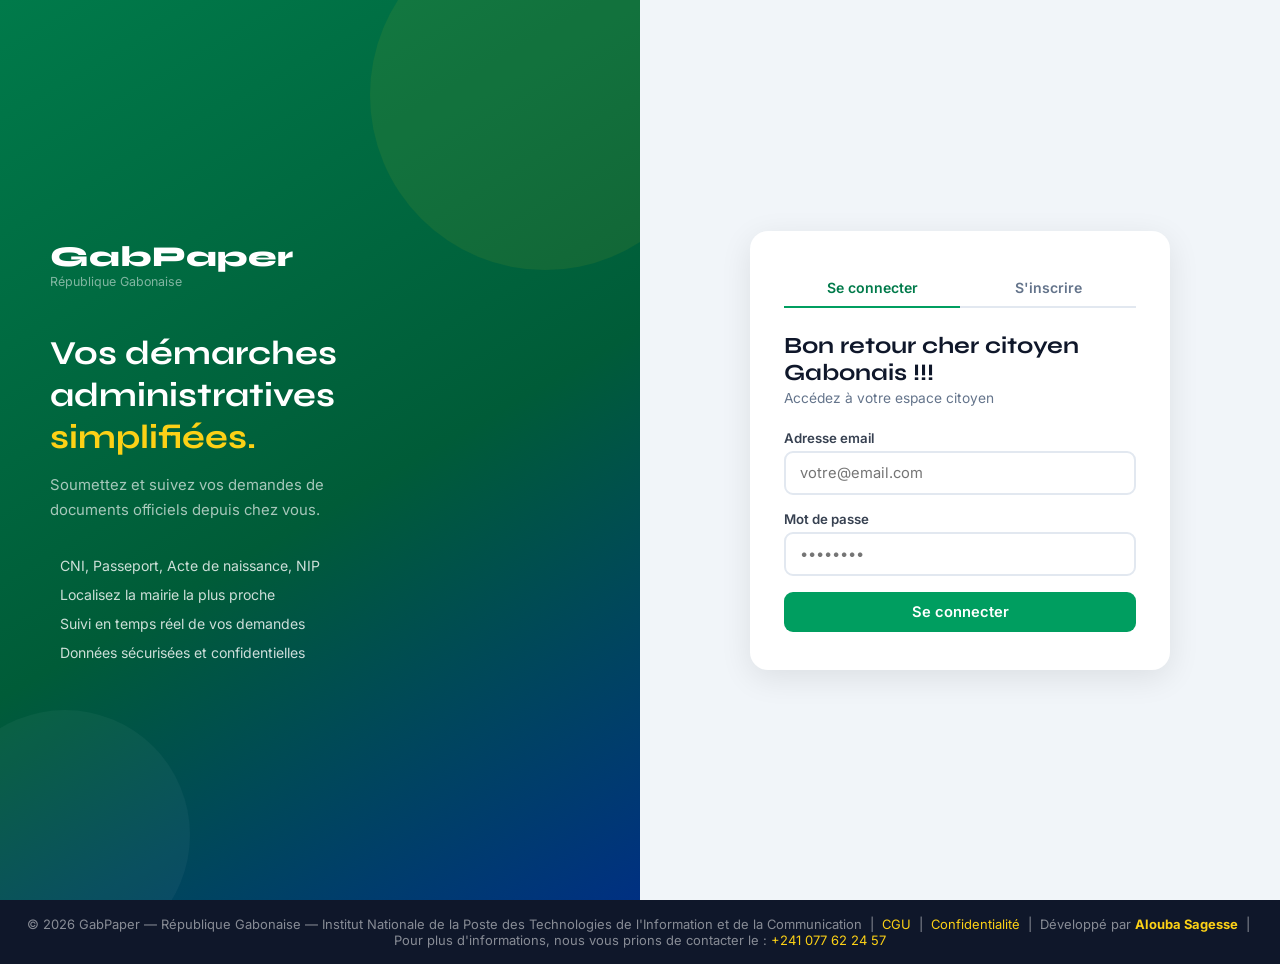
<file: index.html>
<!DOCTYPE html>
<html lang="fr">
<head>
  <meta charset="UTF-8">
  <meta name="viewport" content="width=device-width, initial-scale=1.0">
  <title>GabPaper — Connexion</title>
  <link rel="stylesheet" href="style.css">
</head>
<body>

<div class="auth-page">

  <div class="auth-left">
    <div class="auth-brand">
      <div>
        <div class="auth-brand-name">GabPaper</div>
        <div class="auth-brand-sub">République Gabonaise</div>
      </div>
    </div>
    <h2>Vos démarches<br>administratives<br><span>simplifiées.</span></h2>
    <p>Soumettez et suivez vos demandes de documents officiels depuis chez vous.</p>
    <div class="features">
      <div class="feat"><div class="feat-icon"></div> CNI, Passeport, Acte de naissance, NIP</div>
      <div class="feat"><div class="feat-icon"></div> Localisez la mairie la plus proche</div>
      <div class="feat"><div class="feat-icon"></div> Suivi en temps réel de vos demandes</div>
      <div class="feat"><div class="feat-icon"></div> Données sécurisées et confidentielles</div>
    </div>
  </div>

  <div class="auth-right">
    <div class="auth-box">
      <div class="tabs">
        <div class="tab active" onclick="showTab('login')">Se connecter</div>
        <div class="tab" onclick="showTab('register')">S'inscrire</div>
      </div>

      <div id="form-login">
        <h3>Bon retour cher citoyen Gabonais !!!</h3>
        <p class="sub">Accédez à votre espace citoyen</p>
        <div id="alert-login"></div>
        <div class="form-group">
          <label>Adresse email</label>
          <input type="email" id="login-email" placeholder="votre@email.com">
        </div>
        <div class="form-group">
          <label>Mot de passe</label>
          <input type="password" id="login-mdp" placeholder="••••••••">
        </div>
        <button class="btn btn-primary btn-full" onclick="seConnecter()">Se connecter</button>
      </div>

      <div id="form-register" style="display:none">
        <h3>Créer un compte </h3>
        <p class="sub">Rejoignez la plateforme citoyenne</p>
        <div id="alert-register"></div>
        <div class="form-row">
          <div class="form-group">
            <label>Prénom</label>
            <input type="text" id="reg-prenom" placeholder="Karlos">
          </div>
          <div class="form-group">
            <label>Nom</label>
            <input type="text" id="reg-nom" placeholder="NGUEMA">
          </div>
        </div>
        <div class="form-group">
          <label>Email</label>
          <input type="email" id="reg-email" placeholder="votre@email.com">
        </div>
        <div class="form-group">
          <label>Téléphone</label>
          <input type="tel" id="reg-tel" placeholder="+241 XX XX XX XX">
        </div>
        <div class="form-group">
          <label>Mot de passe</label>
          <input type="password" id="reg-mdp" placeholder="Minimum 6 caractères">
        </div>
        <div class="form-group">
          <label>Confirmer le mot de passe</label>
          <input type="password" id="reg-mdp2" placeholder="Répétez le mot de passe">
        </div>
        <div class="check-group">
          <input type="checkbox" id="check-cgu">
          <label for="check-cgu">J'accepte les <a href="#" onclick="ouvrirModal('cgu'); return false;">Conditions d'utilisation</a></label>
        </div>
        <div class="check-group">
          <input type="checkbox" id="check-privacy">
          <label for="check-privacy">J'accepte la <a href="#" onclick="ouvrirModal('privacy'); return false;">Politique de confidentialité</a></label>
        </div>
        <button class="btn btn-primary btn-full" onclick="sInscrire()">Créer mon compte</button>
      </div>

    </div>
  </div>

</div>

<div id="modal-cgu" class="modal-bg" style="display:none">
  <div class="modal">
    <button class="modal-close" onclick="fermerModal('cgu')">✕</button>
    <h3>Conditions Générales d'Utilisation</h3>
    <p style="color:gray; font-size:0.85rem; margin-bottom:14px;">Dernière mise à jour : Mars 2025</p>
    <p style="font-size:0.88rem; line-height:1.8;">
      <strong>1. Objet</strong><br>
      GabPaper est une plateforme numérique destinée à faciliter les démarches administratives des citoyens gabonais.
      <br><br>
      <strong>2. Accès au service</strong><br>
      L'accès est réservé aux citoyens gabonais majeurs résidant au Gabon ou à l'étranger.
      <br><br>
      <strong>3. Responsabilités</strong><br>
      L'utilisateur s'engage à fournir des informations exactes. Toute fraude entraîne la suspension du compte.
      <br><br>
      <strong>4. Propriété intellectuelle</strong><br>
      Tous les contenus de GabPaper sont protégés par les lois en vigueur au Gabon.
    </p>
    <div style="margin-top:20px; text-align:right;">
      <button class="btn btn-primary" onclick="fermerModal('cgu')">J'ai compris</button>
    </div>
  </div>
</div>

<div id="modal-privacy" class="modal-bg" style="display:none">
  <div class="modal">
    <button class="modal-close" onclick="fermerModal('privacy')">✕</button>
    <h3> Politique de Confidentialité</h3>
    <p style="color:gray; font-size:0.85rem; margin-bottom:14px;">Dernière mise à jour : Mars 2025</p>
    <p style="font-size:0.88rem; line-height:1.8;">
      <strong>1. Données collectées</strong><br>
      GabPaper collecte : nom, prénom, email, téléphone et documents soumis.
      <br><br>
      <strong>2. Utilisation des données</strong><br>
      Vos données sont utilisées uniquement pour le traitement de vos demandes administratives.
      <br><br>
      <strong>3. Stockage</strong><br>
      Les données sont stockées localement dans votre navigateur via LocalStorage. Aucune donnée n'est envoyée à un serveur externe.
      <br><br>
      <strong>4. Vos droits</strong><br>
      Vous pouvez à tout moment demander la suppression de vos données personnelles.
    </p>
    <div style="margin-top:20px; text-align:right;">
      <button class="btn btn-primary" onclick="fermerModal('privacy')">J'ai compris</button>
    </div>
  </div>
</div>

<footer>
  © 2026 GabPaper — République Gabonaise   —  Institut Nationale de la Poste des Technologies de l'Information et de la Communication &nbsp;|&nbsp;
  <a href="#" onclick="ouvrirModal('cgu'); return false;">CGU</a> &nbsp;|&nbsp;
  <a href="#" onclick="ouvrirModal('privacy'); return false;">Confidentialité</a> &nbsp;|&nbsp;
  Développé par <strong style="color:#FCD116">Alouba Sagesse</strong> &nbsp;|&nbsp;
  Pour plus d'informations, nous vous prions de contacter le : <a href="tel:+241077622457" style="color:#FCD116">+241 077 62 24 57</a>
</footer>

<script src="app.js"></script>
<script>

if(localStorage.getItem("gab_user")) {
  let u = JSON.parse(localStorage.getItem("gab_user"));
  window.location.href = u.role === "admin" ? "admin.html" : "dashboard.html";
}

function showTab(tab) {
  document.querySelectorAll('.tab').forEach(function(t, i) {
    t.classList.toggle('active', (tab === 'login' && i === 0) || (tab === 'register' && i === 1));
  });
  document.getElementById('form-login').style.display = tab === 'login' ? 'block' : 'none';
  document.getElementById('form-register').style.display = tab === 'register' ? 'block' : 'none';
}

function ouvrirModal(id) {
  document.getElementById('modal-' + id).style.display = 'flex';
}

function fermerModal(id) {
  document.getElementById('modal-' + id).style.display = 'none';
}

function seConnecter() {
  let email = document.getElementById('login-email').value.trim();
  let mdp   = document.getElementById('login-mdp').value.trim();
  let alDiv = document.getElementById('alert-login');

  if(!email || !mdp) {
    alDiv.innerHTML = '<div class="alert alert-error">⚠️ Remplissez tous les champs.</div>';
    return;
  }

  if(email === "admin@gabadmin.ga" && mdp === "admin123") {
    let admin = { id:"admin", prenom:"Administrateur", nom:"", email:email, role:"admin" };
    localStorage.setItem("gab_user", JSON.stringify(admin));
    window.location.href = "admin.html";
    return;
  }

  let users = JSON.parse(localStorage.getItem("gab_users") || "[]");
  let user  = users.find(function(u) { return u.email === email && u.password === mdp; });

  if(!user) {
    alDiv.innerHTML = '<div class="alert alert-error">❌ Email ou mot de passe incorrect.</div>';
    return;
  }

  localStorage.setItem("gab_user", JSON.stringify(user));
  window.location.href = "dashboard.html";
}

function sInscrire() {
  let prenom = document.getElementById('reg-prenom').value.trim();
  let nom    = document.getElementById('reg-nom').value.trim();
  let email  = document.getElementById('reg-email').value.trim();
  let tel    = document.getElementById('reg-tel').value.trim();
  let mdp    = document.getElementById('reg-mdp').value.trim();
  let mdp2   = document.getElementById('reg-mdp2').value.trim();
  let cgu    = document.getElementById('check-cgu').checked;
  let priv   = document.getElementById('check-privacy').checked;
  let alDiv  = document.getElementById('alert-register');

  if(!prenom || !nom || !email || !tel || !mdp) {
    alDiv.innerHTML = '<div class="alert alert-error">⚠️ Tous les champs sont obligatoires.</div>';
    return;
  }
  if(mdp !== mdp2) {
    alDiv.innerHTML = '<div class="alert alert-error">❌ Les mots de passe ne correspondent pas.</div>';
    return;
  }
  if(mdp.length < 6) {
    alDiv.innerHTML = '<div class="alert alert-error">❌ Mot de passe trop court (6 caractères min).</div>';
    return;
  }
  if(!cgu || !priv) {
    alDiv.innerHTML = '<div class="alert alert-error">❌ Acceptez les conditions et la politique de confidentialité.</div>';
    return;
  }

  let users = JSON.parse(localStorage.getItem("gab_users") || "[]");

  if(users.find(function(u) { return u.email === email; })) {
    alDiv.innerHTML = '<div class="alert alert-error">❌ Cet email est déjà utilisé.</div>';
    return;
  }

  let newUser = {
    id: "USR-" + Date.now(),
    prenom: prenom,
    nom: nom,
    email: email,
    tel: tel,
    password: mdp,
    role: "citoyen",
    dateInscription: new Date().toLocaleDateString('fr-FR')
  };

  users.push(newUser);
  localStorage.setItem("gab_users", JSON.stringify(users));
  localStorage.setItem("gab_user", JSON.stringify(newUser));

  alDiv.innerHTML = '<div class="alert alert-success">✅ Compte créé ! Redirection...</div>';
  setTimeout(function() { window.location.href = "dashboard.html"; }, 1200);
}

</script>

</body>
</html>
</file>
<file: style.css>
@import url('https://fonts.googleapis.com/css2?family=Syne:wght@600;700;800&family=Inter:wght@300;400;500;600&display=swap');

:root {
  --vert: #009e60;
  --vert-dark: #007a4a;
  --vert-light: #e8f7f0;
  --jaune: #FCD116;
  --bleu: #003082;
  --noir: #0f172a;
  --gris-bg: #f1f5f9;
  --gris-txt: #64748b;
  --blanc: #ffffff;
  --danger: #ef4444;
  --radius: 12px;
  --shadow: 0 2px 16px rgba(0,0,0,0.07);
}

* {
  margin: 0;
  padding: 0;
  box-sizing: border-box;
}

body {
  font-family: 'Inter', sans-serif;
  background: var(--gris-bg);
  color: var(--noir);
}

h1, h2, h3, h4 {
  font-family: 'Syne', sans-serif;
}

a {
  text-decoration: none;
  color: inherit;
}

/*navbar*/
.navbar {
  background: var(--blanc);
  height: 62px;
  padding: 0 32px;
  display: flex;
  align-items: center;
  justify-content: space-between;
  box-shadow: 0 1px 8px rgba(0,0,0,0.06);
  position: sticky;
  top: 0;
  z-index: 99;
}

.logo {
  display: flex;
  align-items: center;
  gap: 10px;
  font-family: 'Syne', sans-serif;
  font-weight: 800;
  font-size: 1.25rem;
  color: var(--vert-dark);
}

.flag {
  display: flex;
  width: 28px;
  height: 20px;
  border-radius: 3px;
  overflow: hidden;
}

.flag span {
  flex: 1;
}

.nav-links {
  display: flex;
  gap: 4px;
  align-items: center;
}

.nav-links a {
  padding: 7px 14px;
  border-radius: 8px;
  font-size: 0.88rem;
  font-weight: 500;
  color: var(--gris-txt);
  transition: 0.2s;
}

.nav-links a:hover,
.nav-links a.active {
  background: var(--vert-light);
  color: var(--vert-dark);
}

.nav-user {
  display: flex;
  align-items: center;
  gap: 10px;
}

.avatar-sm {
  width: 34px;
  height: 34px;
  border-radius: 50%;
  background: var(--vert);
  color: white;
  display: flex;
  align-items: center;
  justify-content: center;
  font-weight: 700;
  font-size: 0.9rem;
  cursor: pointer;
}

.btn-out {
  background: #fff0f0;
  color: var(--danger);
  border: none;
  padding: 7px 14px;
  border-radius: 8px;
  font-size: 0.88rem;
  cursor: pointer;
  font-family: 'Inter', sans-serif;
  font-weight: 500;
  transition: 0.2s;
}

.btn-out:hover {
  background: var(--danger);
  color: white;
}

/*les boutons*/
.btn {
  display: inline-flex;
  align-items: center;
  gap: 8px;
  padding: 11px 22px;
  border-radius: 9px;
  font-size: 0.92rem;
  font-weight: 600;
  cursor: pointer;
  border: none;
  transition: all 0.2s;
  font-family: 'Inter', sans-serif;
}

.btn-primary {
  background: var(--vert);
  color: white;
}

.btn-primary:hover {
  background: var(--vert-dark);
  box-shadow: 0 4px 14px rgba(0,158,96,0.35);
  transform: translateY(-1px);
}

.btn-secondary {
  background: var(--blanc);
  color: var(--vert-dark);
  border: 2px solid var(--vert);
}

.btn-secondary:hover {
  background: var(--vert-light);
}

.btn-danger {
  background: var(--danger);
  color: white;
}

.btn-danger:hover {
  background: #dc2626;
}

.btn-full {
  width: 100%;
  justify-content: center;
}

.btn-sm {
  padding: 6px 14px;
  font-size: 0.82rem;
}

/*formulaires*/
.form-group {
  margin-bottom: 16px;
}

.form-group label {
  display: block;
  font-size: 0.83rem;
  font-weight: 600;
  color: #374151;
  margin-bottom: 5px;
}

.form-group input,
.form-group select,
.form-group textarea {
  width: 100%;
  padding: 11px 14px;
  border: 2px solid #e2e8f0;
  border-radius: 9px;
  font-size: 0.92rem;
  font-family: 'Inter', sans-serif;
  background: var(--blanc);
  outline: none;
  transition: border-color 0.2s;
}

.form-group input:focus,
.form-group select:focus,
.form-group textarea:focus {
  border-color: var(--vert);
  box-shadow: 0 0 0 3px rgba(0,158,96,0.1);
}

.form-group textarea {
  resize: vertical;
  min-height: 80px;
}

.form-row {
  display: grid;
  grid-template-columns: 1fr 1fr;
  gap: 14px;
}

.check-group {
  display: flex;
  align-items: flex-start;
  gap: 9px;
  margin: 12px 0;
}

.check-group input[type="checkbox"] {
  width: 16px;
  height: 16px;
  accent-color: var(--vert);
  margin-top: 2px;
  flex-shrink: 0;
}

.check-group label {
  font-size: 0.81rem;
  color: #374151;
  line-height: 1.5;
}

.check-group label a {
  color: var(--vert-dark);
  text-decoration: underline;
}

/*alertes x badges*/
.alert {
  padding: 11px 14px;
  border-radius: 9px;
  font-size: 0.88rem;
  margin-bottom: 14px;
}

.alert-success {
  background: var(--vert-light);
  color: var(--vert-dark);
}

.alert-error {
  background: #fef2f2;
  color: var(--danger);
}

.alert-info {
  background: #eff6ff;
  color: #1d4ed8;
}

.badge {
  display: inline-flex;
  align-items: center;
  gap: 4px;
  padding: 3px 10px;
  border-radius: 20px;
  font-size: 0.75rem;
  font-weight: 600;
}

.badge-wait {
  background: #fff7ed;
  color: #c2410c;
}

.badge-progress {
  background: #eff6ff;
  color: #1d4ed8;
}

.badge-done {
  background: #f0fdf4;
  color: #15803d;
}

.badge-reject {
  background: #fef2f2;
  color: var(--danger);
}

/*page authentification*/
.auth-page {
  min-height: 100vh;
  display: grid;
  grid-template-columns: 1fr 1fr;
}

.auth-left {
  background: linear-gradient(150deg, var(--vert-dark) 0%, #005c38 55%, var(--bleu) 100%);
  padding: 60px 50px;
  display: flex;
  flex-direction: column;
  justify-content: center;
  position: relative;
  overflow: hidden;
}

.auth-left::before {
  content: '';
  position: absolute;
  width: 350px;
  height: 350px;
  border-radius: 50%;
  background: rgba(252,209,22,0.07);
  top: -80px;
  right: -80px;
}

.auth-left::after {
  content: '';
  position: absolute;
  width: 250px;
  height: 250px;
  border-radius: 50%;
  background: rgba(255,255,255,0.04);
  bottom: -60px;
  left: -60px;
}

.auth-brand {
  display: flex;
  align-items: center;
  gap: 12px;
  margin-bottom: 44px;
  position: relative;
  z-index: 1;
}

.auth-brand-name {
  font-family: 'Syne', sans-serif;
  font-size: 1.8rem;
  font-weight: 800;
  color: white;
}

.auth-brand-sub {
  font-size: 0.78rem;
  color: rgba(255,255,255,0.5);
}

.auth-left h2 {
  font-size: 2.1rem;
  color: white;
  line-height: 1.25;
  margin-bottom: 14px;
  position: relative;
  z-index: 1;
}

.auth-left h2 span {
  color: var(--jaune);
}

.auth-left > p {
  color: rgba(255,255,255,0.65);
  font-size: 0.93rem;
  line-height: 1.7;
  max-width: 340px;
  position: relative;
  z-index: 1;
}

.features {
  margin-top: 34px;
  display: flex;
  flex-direction: column;
  gap: 12px;
  position: relative;
  z-index: 1;
}

.feat {
  display: flex;
  align-items: center;
  gap: 10px;
  color: rgba(255,255,255,0.8);
  font-size: 0.88rem;
}

.auth-right {
  display: flex;
  align-items: center;
  justify-content: center;
  padding: 40px;
}

.auth-box {
  background: white;
  border-radius: 18px;
  padding: 38px 34px;
  width: 100%;
  max-width: 420px;
  box-shadow: 0 8px 32px rgba(0,0,0,0.09);
}

.auth-box h3 {
  font-size: 1.45rem;
  margin-bottom: 4px;
}

.auth-box .sub {
  color: var(--gris-txt);
  font-size: 0.86rem;
  margin-bottom: 24px;
}

.tabs {
  display: flex;
  margin-bottom: 24px;
  border-bottom: 2px solid #e2e8f0;
}

.tab {
  flex: 1;
  padding: 10px;
  text-align: center;
  font-size: 0.88rem;
  font-weight: 600;
  cursor: pointer;
  color: var(--gris-txt);
  border-bottom: 2px solid transparent;
  margin-bottom: -2px;
  transition: 0.2s;
}

.tab.active {
  color: var(--vert-dark);
  border-bottom-color: var(--vert);
}

.divider {
  display: flex;
  align-items: center;
  gap: 10px;
  margin: 16px 0;
  color: var(--gris-txt);
  font-size: 0.82rem;
}

.divider::before,
.divider::after {
  content: '';
  flex: 1;
  height: 1px;
  background: #e2e8f0;
}

.switch-auth {
  text-align: center;
  margin-top: 16px;
  font-size: 0.84rem;
  color: var(--gris-txt);
}

.switch-auth a {
  color: var(--vert-dark);
  font-weight: 600;
}

/*card dashboard*/
.card {
  background: var(--blanc);
  border-radius: var(--radius);
  padding: 24px;
  box-shadow: var(--shadow);
}

.wrapper {
  max-width: 1180px;
  margin: 0 auto;
  padding: 28px 20px;
}

.page-head {
  margin-bottom: 22px;
}

.page-head h2 {
  font-size: 1.65rem;
}

.page-head p {
  color: var(--gris-txt);
  font-size: 0.88rem;
  margin-top: 3px;
}

.stats {
  display: grid;
  grid-template-columns: repeat(4, 1fr);
  gap: 14px;
  margin-bottom: 22px;
}

.stat {
  background: var(--blanc);
  border-radius: var(--radius);
  padding: 18px;
  box-shadow: var(--shadow);
  display: flex;
  align-items: center;
  gap: 14px;
  transition: transform 0.2s;
}

.stat:hover {
  transform: translateY(-2px);
}

.stat-ico {
  width: 44px;
  height: 44px;
  border-radius: 10px;
  display: flex;
  align-items: center;
  justify-content: center;
  font-size: 1.25rem;
  flex-shrink: 0;
}

.ico-g { background: var(--vert-light); }
.ico-b { background: #eff6ff; }
.ico-y { background: #fefce8; }
.ico-r { background: #fef2f2; }

.stat-num {
  font-family: 'Syne', sans-serif;
  font-size: 1.65rem;
  font-weight: 700;
  line-height: 1;
}

.stat-lbl {
  font-size: 0.78rem;
  color: var(--gris-txt);
  margin-top: 3px;
}

.grid2 {
  display: grid;
  grid-template-columns: 2fr 1fr;
  gap: 18px;
}

.sec-title {
  font-size: 1rem;
  font-weight: 700;
  margin-bottom: 14px;
}

/*tableaux*/
.tbl-wrap {
  overflow-x: auto;
}

table {
  width: 100%;
  border-collapse: collapse;
}

thead th {
  text-align: left;
  font-size: 0.74rem;
  font-weight: 700;
  text-transform: uppercase;
  letter-spacing: 0.4px;
  color: var(--gris-txt);
  padding: 9px 12px;
  border-bottom: 2px solid #f1f5f9;
}

tbody td {
  padding: 12px;
  font-size: 0.87rem;
  border-bottom: 1px solid #f8fafc;
}

tbody tr:hover {
  background: #fafafa;
}

.id-tag {
  font-family: monospace;
  background: var(--gris-bg);
  padding: 2px 7px;
  border-radius: 5px;
  font-size: 0.79rem;
}

/*Types demandes et tracker*/
.type-grid {
  display: grid;
  grid-template-columns: 1fr 1fr;
  gap: 10px;
  margin-bottom: 22px;
}

.type-card {
  border: 2px solid #e2e8f0;
  border-radius: var(--radius);
  padding: 15px;
  cursor: pointer;
  transition: all 0.2s;
  display: flex;
  align-items: center;
  gap: 10px;
}

.type-card:hover,
.type-card.sel {
  border-color: var(--vert);
  background: var(--vert-light);
}

.type-card .t-icon {
  font-size: 1.5rem;
}

.type-card strong {
  display: block;
  font-size: 0.88rem;
}

.type-card span {
  font-size: 0.75rem;
  color: var(--gris-txt);
}

.tracker {
  display: flex;
  align-items: center;
  margin: 16px 0;
}

.t-step {
  display: flex;
  flex-direction: column;
  align-items: center;
  flex: 1;
}

.t-circle {
  width: 30px;
  height: 30px;
  border-radius: 50%;
  background: #e2e8f0;
  display: flex;
  align-items: center;
  justify-content: center;
  font-size: 0.78rem;
  font-weight: 700;
  color: var(--gris-txt);
  position: relative;
  z-index: 1;
}

.t-circle.done {
  background: var(--vert);
  color: white;
}

.t-circle.active {
  background: var(--bleu);
  color: white;
}

.t-label {
  font-size: 0.68rem;
  color: var(--gris-txt);
  margin-top: 5px;
  text-align: center;
}

.t-line {
  flex: 1;
  height: 2px;
  background: #e2e8f0;
  margin-top: -15px;
}

.t-line.done {
  background: var(--vert);
}

/*carte et modales*/
#map {
  height: 420px;
  border-radius: var(--radius);
}

.mairie-item {
  background: var(--blanc);
  border-radius: 9px;
  padding: 12px 16px;
  display: flex;
  align-items: center;
  gap: 12px;
  box-shadow: var(--shadow);
  cursor: pointer;
  transition: 0.2s;
  border-left: 4px solid var(--vert);
  margin-bottom: 8px;
}

.mairie-item:hover {
  transform: translateX(3px);
}

.modal-bg {
  position: fixed;
  inset: 0;
  background: rgba(0,0,0,0.45);
  z-index: 200;
  display: flex;
  align-items: center;
  justify-content: center;
  animation: fi 0.2s;
}

.modal {
  background: white;
  border-radius: 18px;
  padding: 32px;
  max-width: 520px;
  width: 92%;
  max-height: 88vh;
  overflow-y: auto;
  animation: su 0.22s;
}

.modal h3 {
  font-size: 1.25rem;
  margin-bottom: 16px;
}

.modal-close {
  float: right;
  background: none;
  border: none;
  font-size: 1.4rem;
  cursor: pointer;
  color: var(--gris-txt);
  margin-top: -6px;
}

@keyframes fi {
  from { opacity: 0; }
  to { opacity: 1; }
}

@keyframes su {
  from { transform: translateY(16px); opacity: 0; }
  to { transform: translateY(0); opacity: 1; }
}

/*profil, empty state, footer et responsive*/
.empty {
  text-align: center;
  padding: 44px 20px;
  color: var(--gris-txt);
}

.empty .e-icon {
  font-size: 2.6rem;
  margin-bottom: 10px;
}

.empty h4 {
  color: var(--noir);
  margin-bottom: 6px;
}

.profile-head {
  background: linear-gradient(135deg, var(--vert-dark), var(--bleu));
  border-radius: var(--radius);
  padding: 26px;
  color: white;
  display: flex;
  align-items: center;
  gap: 20px;
  margin-bottom: 20px;
}

.avatar-lg {
  width: 68px;
  height: 68px;
  border-radius: 50%;
  background: rgba(255,255,255,0.2);
  display: flex;
  align-items: center;
  justify-content: center;
  font-size: 1.7rem;
  font-weight: 700;
  flex-shrink: 0;
}

footer {
  background: var(--noir);
  color: rgba(255,255,255,0.5);
  text-align: center;
  padding: 16px;
  font-size: 0.81rem;
  margin-top: 40px;
}

footer a {
  color: var(--jaune);
}

@media(max-width: 900px) {
  .auth-page {
    grid-template-columns: 1fr;
  }
  .auth-left {
    display: none;
  }
  .stats {
    grid-template-columns: repeat(2, 1fr);
  }
  .grid2 {
    grid-template-columns: 1fr;
  }
  .form-row {
    grid-template-columns: 1fr;
  }
  .type-grid {
    grid-template-columns: 1fr;
  }
}

@media(max-width: 560px) {
  .stats {
    grid-template-columns: 1fr 1fr;
  }
  .auth-box {
    padding: 26px 16px;
  }
  .navbar {
    padding: 0 14px;
  }
}


body {
  display: flex;
  flex-direction: column;
  min-height: 100vh;
}

.wrapper {
  flex: 1;
}

footer {
  margin-top: auto;
}

/*chat*/
.chat-btn {
  position: fixed;
  bottom: 24px;
  right: 24px;
  width: 54px;
  height: 54px;
  border-radius: 50%;
  background: var(--vert);
  color: white;
  border: none;
  font-size: 1.4rem;
  cursor: pointer;
  box-shadow: 0 4px 16px rgba(0,158,96,0.4);
  z-index: 150;
  transition: 0.2s;
}

.chat-btn:hover {
  background: var(--vert-dark);
  transform: scale(1.08);
}

.chat-notif {
  position: absolute;
  top: -4px;
  right: -4px;
  width: 18px;
  height: 18px;
  background: var(--danger);
  border-radius: 50%;
  font-size: 0.65rem;
  display: flex;
  align-items: center;
  justify-content: center;
  font-weight: 700;
}

.chat-box {
  position: fixed;
  bottom: 90px;
  right: 24px;
  width: 320px;
  background: white;
  border-radius: 16px;
  box-shadow: 0 8px 32px rgba(0,0,0,0.15);
  z-index: 150;
  display: none;
  flex-direction: column;
  overflow: hidden;
}

.chat-head {
  background: var(--vert);
  color: white;
  padding: 14px 16px;
  display: flex;
  align-items: center;
  justify-content: space-between;
}

.chat-head strong {
  font-size: 0.95rem;
}

.chat-head span {
  font-size: 0.75rem;
  opacity: 0.8;
}

.chat-close {
  background: none;
  border: none;
  color: white;
  font-size: 1.2rem;
  cursor: pointer;
}

.chat-messages {
  height: 240px;
  overflow-y: auto;
  padding: 14px;
  display: flex;
  flex-direction: column;
  gap: 10px;
}

.chat-msg {
  max-width: 80%;
  padding: 8px 12px;
  border-radius: 12px;
  font-size: 0.85rem;
  line-height: 1.5;
}

.chat-msg.moi {
  background: var(--vert);
  color: white;
  align-self: flex-end;
  border-bottom-right-radius: 3px;
}

.chat-msg.autre {
  background: var(--gris-bg);
  color: var(--noir);
  align-self: flex-start;
  border-bottom-left-radius: 3px;
}

.chat-msg .msg-time {
  font-size: 0.68rem;
  opacity: 0.65;
  margin-top: 3px;
}

.chat-input {
  display: flex;
  gap: 8px;
  padding: 12px;
  border-top: 1px solid #f1f5f9;
}

.chat-input input {
  flex: 1;
  padding: 9px 12px;
  border: 2px solid #e2e8f0;
  border-radius: 8px;
  font-family: 'Inter', sans-serif;
  font-size: 0.88rem;
  outline: none;
}

.chat-input input:focus {
  border-color: var(--vert);
}

.chat-input button {
  background: var(--vert);
  color: white;
  border: none;
  border-radius: 8px;
  padding: 9px 14px;
  cursor: pointer;
  font-size: 1rem;
  transition: 0.2s;
}

.chat-input button:hover {
  background: var(--vert-dark);
}
</file>
